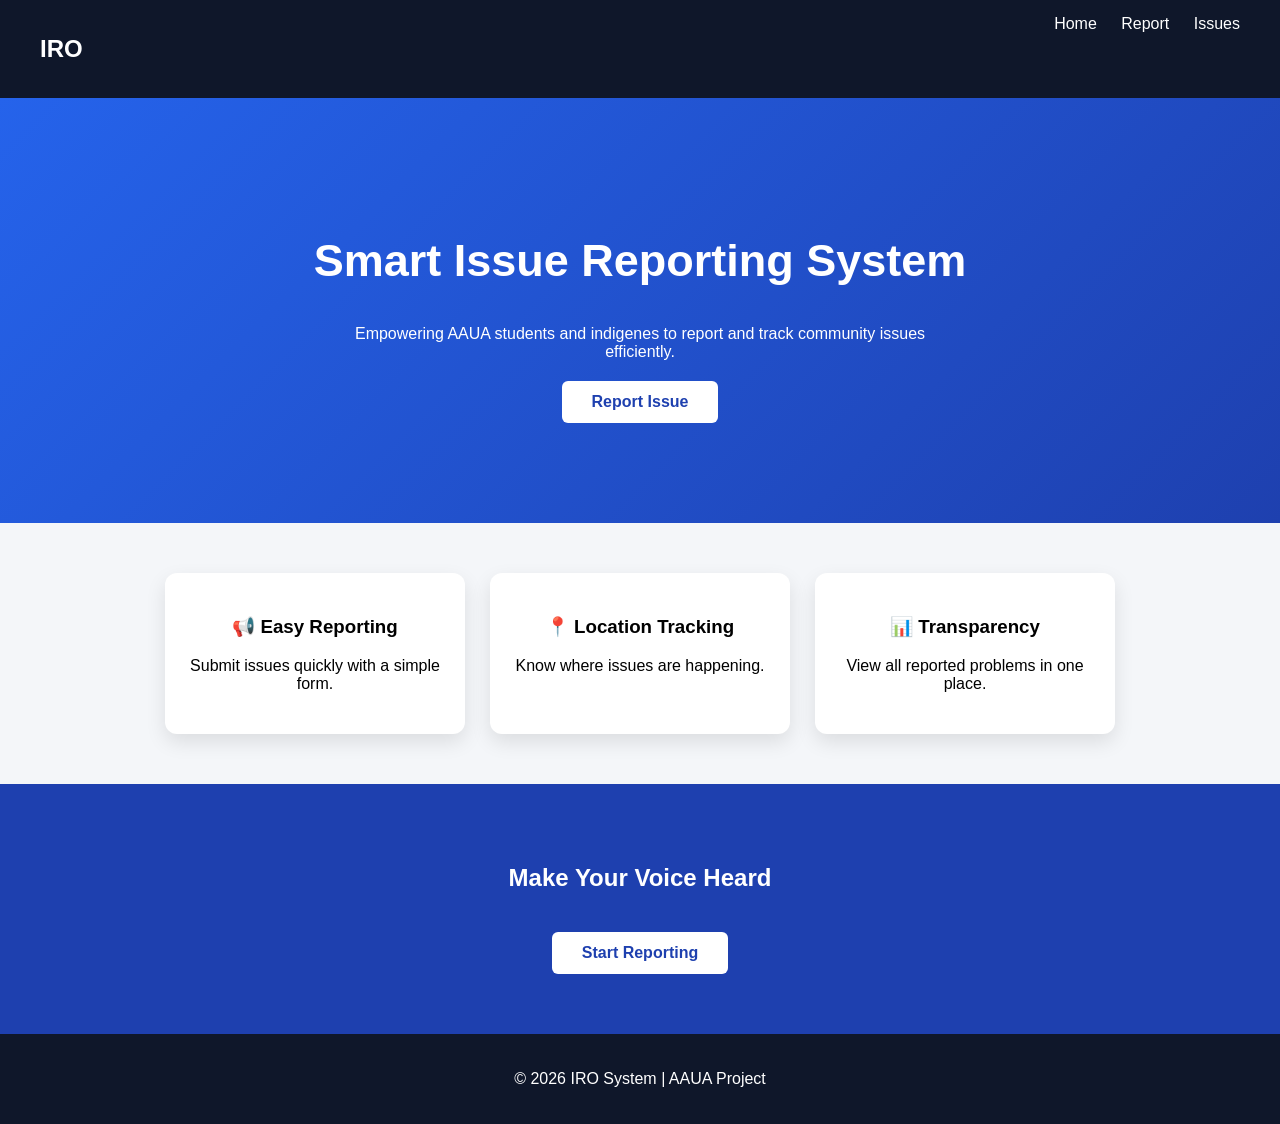
<file: IRO_system/index.html>
<!DOCTYPE html>
<html>
<head>
    <title>IRO System</title>
    <link rel="stylesheet" href="style.css">
</head>
<body>

<!-- NAVBAR -->
<header class="navbar">
    <h2>IRO</h2>
    <nav>
        <a href="index.html">Home</a>
        <a href="report.html">Report</a>
        <a href="view.html">Issues</a>
    </nav>
</header>

<!-- HERO -->
<section class="hero">
    <h1>Smart Issue Reporting System</h1>
    <p>Empowering AAUA students and indigenes to report and track community issues efficiently.</p>
    <a href="report.html" class="btn">Report Issue</a>
</section>

<!-- FEATURES -->
<section class="features">

    <div class="card">
        <h3>📢 Easy Reporting</h3>
        <p>Submit issues quickly with a simple form.</p>
    </div>

    <div class="card">
        <h3>📍 Location Tracking</h3>
        <p>Know where issues are happening.</p>
    </div>

    <div class="card">
        <h3>📊 Transparency</h3>
        <p>View all reported problems in one place.</p>
    </div>

</section>

<!-- CTA -->
<section class="cta">
    <h2>Make Your Voice Heard</h2>
    <a href="report.html" class="btn">Start Reporting</a>
</section>

<!-- FOOTER -->
<footer>
    <p>© 2026 IRO System | AAUA Project</p>
</footer>

</body>
</html>
</file>
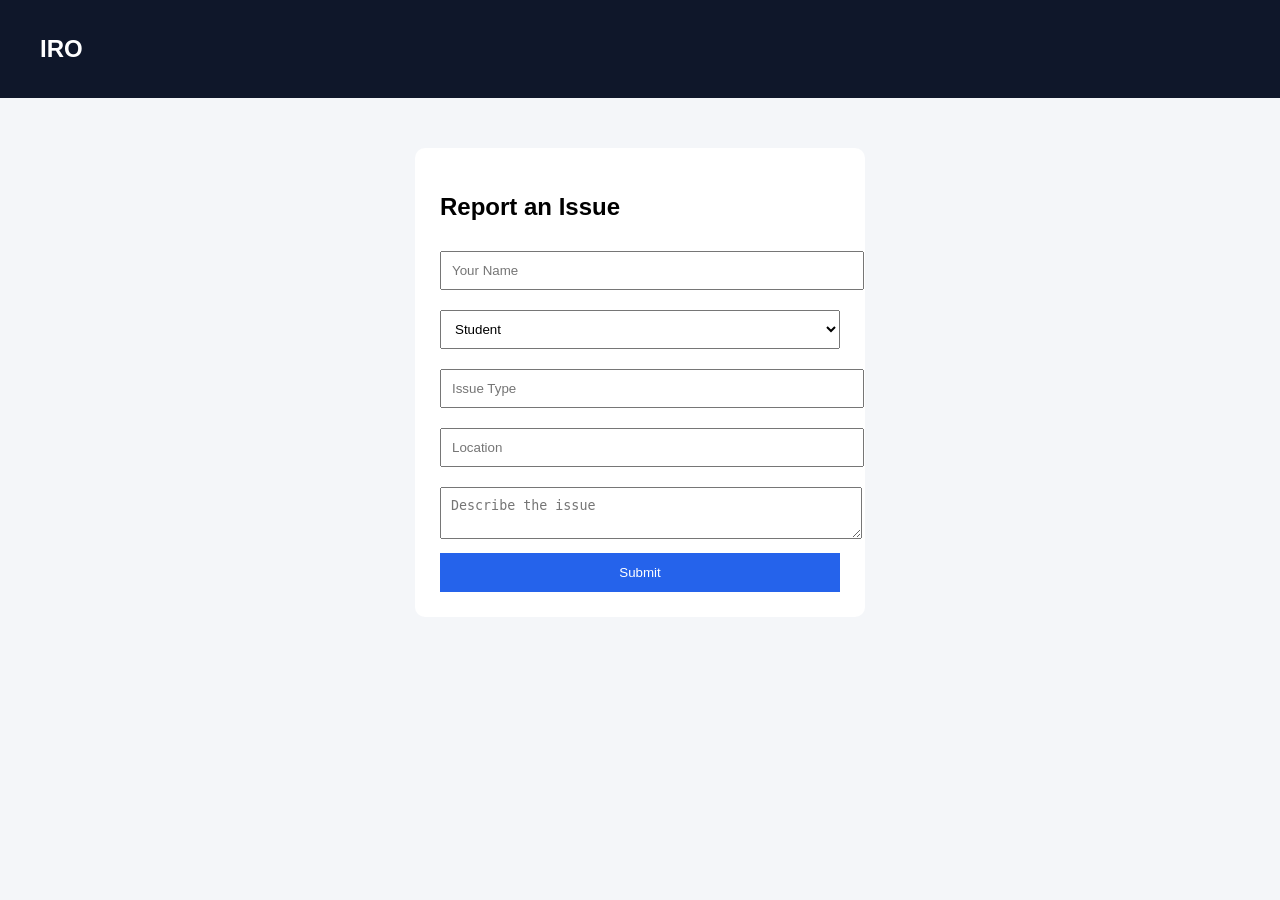
<file: IRO_system/report.html>
<!DOCTYPE html>
<html>
<head>
    <title>Report Issue</title>
    <link rel="stylesheet" href="style.css">
</head>
<body>

<header class="navbar">
    <h2>IRO</h2>
</header>

<div class="form-container">
    <h2>Report an Issue</h2>

    <form id="issueForm">
        <input type="text" id="name" placeholder="Your Name">

        <select id="category">
            <option>Student</option>
            <option>Indigene</option>
        </select>

        <input type="text" id="type" placeholder="Issue Type">

        <input type="text" id="location" placeholder="Location">

        <textarea id="description" placeholder="Describe the issue"></textarea>

        <button type="submit">Submit</button>
    </form>
</div>

<script src="script.js"></script>

</body>
</html>
</file>
<file: IRO_system/style.css>
body {
    margin: 0;
    font-family: 'Segoe UI', sans-serif;
    background: #f4f6f9;
}

/* NAVBAR */
.navbar {
    display: flex;
    justify-content: space-between;
    padding: 15px 40px;
    background: #0f172a;
    color: white;
}

.navbar a {
    color: white;
    margin-left: 20px;
    text-decoration: none;
}

/* HERO */
.hero {
    text-align: center;
    padding: 100px 20px;
    background: linear-gradient(135deg, #2563eb, #1e40af);
    color: white;
}

.hero h1 {
    font-size: 45px;
}

.hero p {
    max-width: 600px;
    margin: auto;
}

/* BUTTON */
.btn {
    display: inline-block;
    margin-top: 20px;
    background: white;
    color: #1e40af;
    padding: 12px 30px;
    border-radius: 6px;
    text-decoration: none;
    font-weight: bold;
}

/* FEATURES */
.features {
    display: flex;
    justify-content: center;
    gap: 25px;
    padding: 50px;
}

.card {
    background: white;
    padding: 25px;
    width: 250px;
    border-radius: 12px;
    text-align: center;
    box-shadow: 0 8px 20px rgba(0,0,0,0.1);
}

/* CTA */
.cta {
    text-align: center;
    padding: 60px;
    background: #1e40af;
    color: white;
}

/* FOOTER */
footer {
    text-align: center;
    padding: 20px;
    background: #0f172a;
    color: white;
}

.form-container {
    width: 400px;
    margin: 50px auto;
    background: white;
    padding: 25px;
    border-radius: 10px;
}

form input, form select, form textarea {
    width: 100%;
    padding: 10px;
    margin: 10px 0;
}

button {
    width: 100%;
    padding: 12px;
    background: #2563eb;
    color: white;
    border: none;
}

.issues-container {
    display: flex;
    flex-wrap: wrap;
    gap: 20px;
    padding: 40px;
}
</file>
